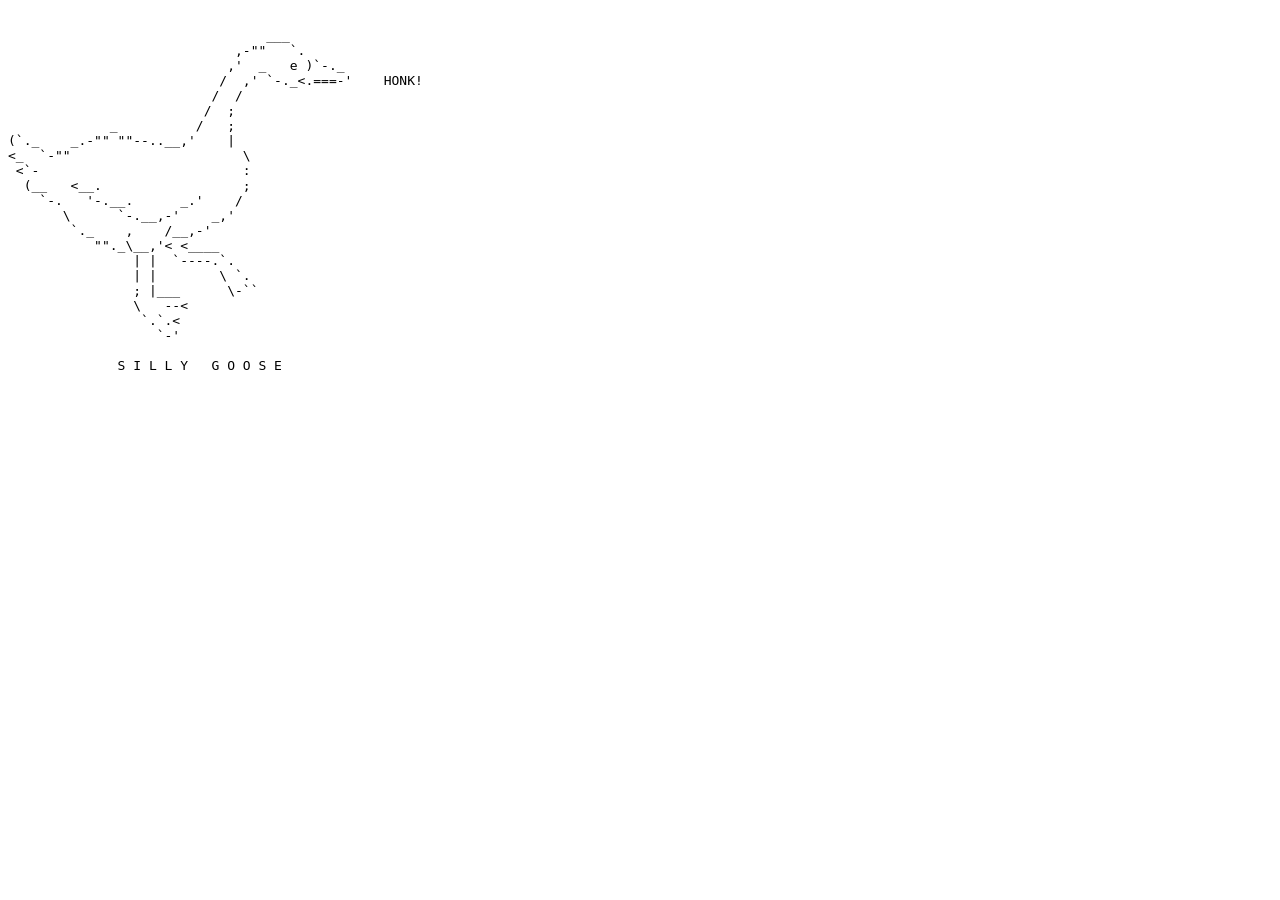
<file: week1/index.html>
<!DOCTYPE html>
<html lang="en">
<head>
    <meta charset="UTF-8">
    <meta name="viewport" content="width=device-width, initial-scale=1.0">
    <title>Silly Goose</title>
</head>
<body>
    <pre>
  
                                 ___
                             ,-""   `.
                            ,'  _   e )`-._
                           /  ,' `-._<.===-'    HONK!
                          /  /
                         /  ;
             _          /   ;
(`._    _.-"" ""--..__,'    |
<_  `-""                      \
 <`-                          :
  (__   <__.                  ;
    `-.   '-.__.      _.'    /
       \      `-.__,-'    _,'
        `._    ,    /__,-'
           ""._\__,'< <____
                | |  `----.`.
                | |        \ `.
                ; |___      \-``
                \   --<
                 `.`.<
                   `-'

              S I L L Y   G O O S E
    </pre>
</body>
</html>
</file>
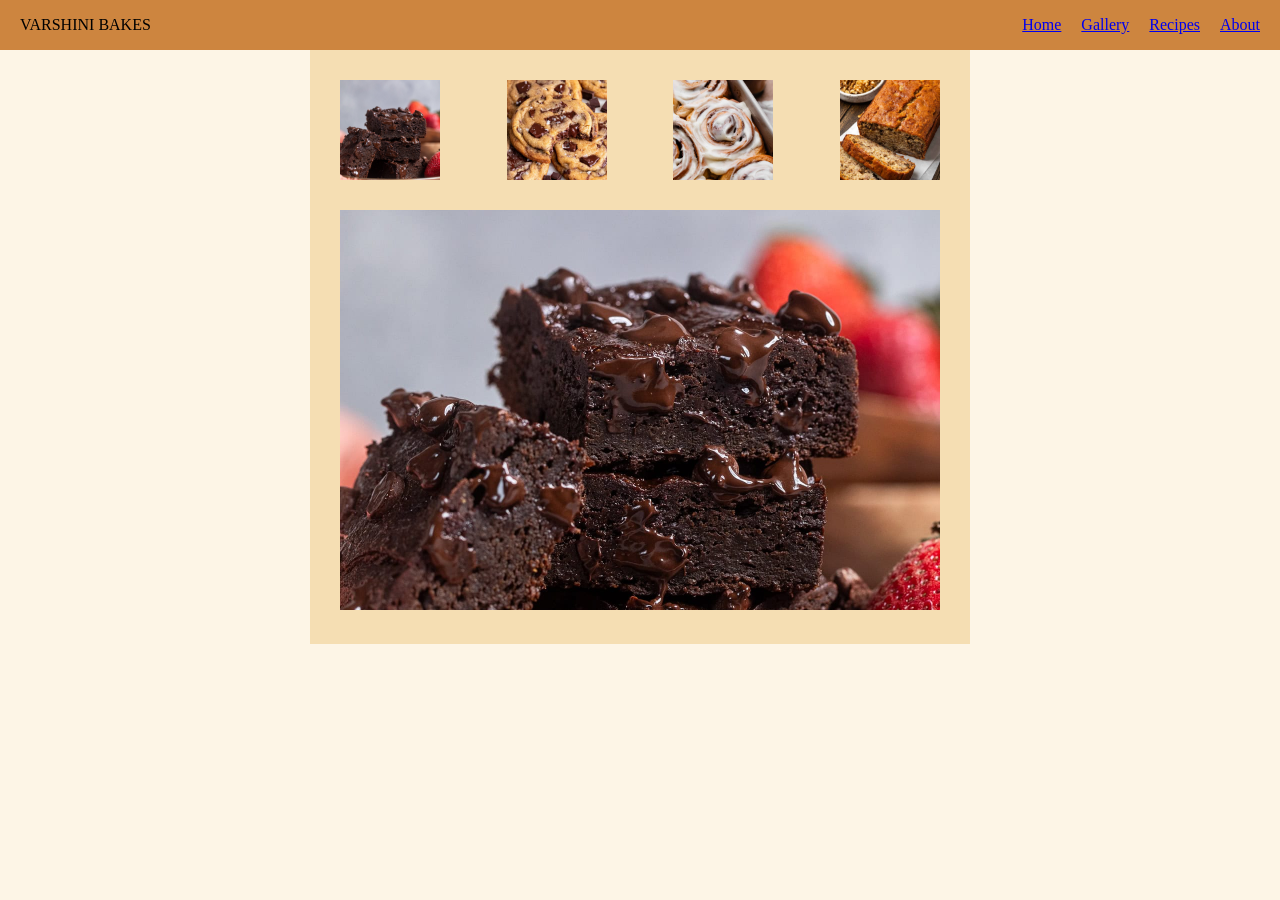
<file: week3/homework/index.html>
<!DOCTYPE html>
<html lang="en">
<head>
    <meta charset="UTF-8">
    <meta name="viewport" content="width=device-width, initial-scale=1.0">
    <link rel="stylesheet" href="style.css">
    <title>Bake Gallery</title>
</head>
<body>
    <header>
        <p id="logo">VARSHINI BAKES</p>
        <nav>
            <a href="#">Home</a>
            <a href="#">Gallery</a>
            <a href="#">Recipes</a>
            <a href="#">About</a>
        </nav>
    </header>

    <main id="gallery">
        <section id="thumbnails">
            <img src="images/bake1.jpg" alt="chocolate brownies" id="thumb1" class="thumb">
            <img src="images/bake2.jpg" alt="chocolate chip cookies" id="thumb2" class="thumb">
            <img src="images/bake3.jpg" alt="cinnamon rolls" id="thumb3" class="thumb">
            <img src="images/bake4.jpg" alt="banana bread" id="thumb4" class="thumb">
        </section>

        <section id="display">
            <img src="images/bake1.jpg" alt="chocolate brownies" id="bigImage">
        </section>
    </main>

    <script src="script.js"></script>
</body>
</html>
</file>
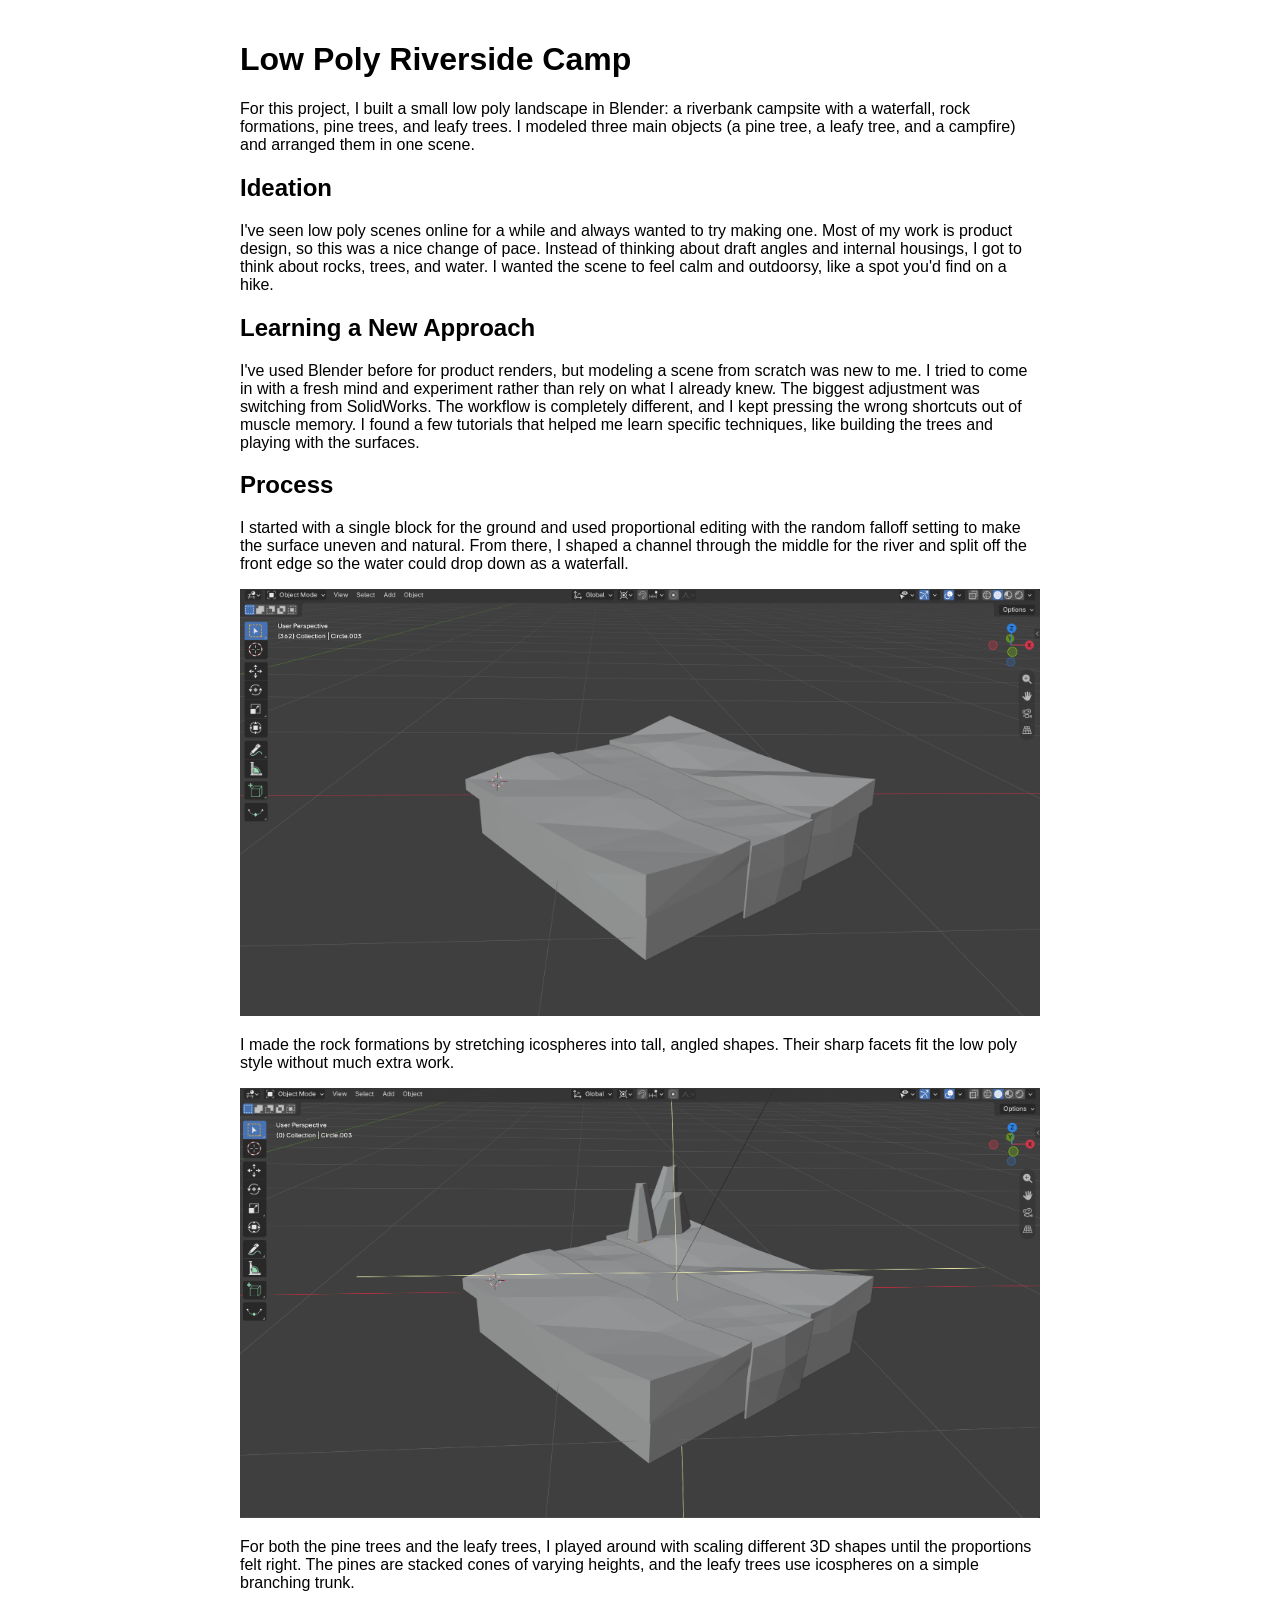
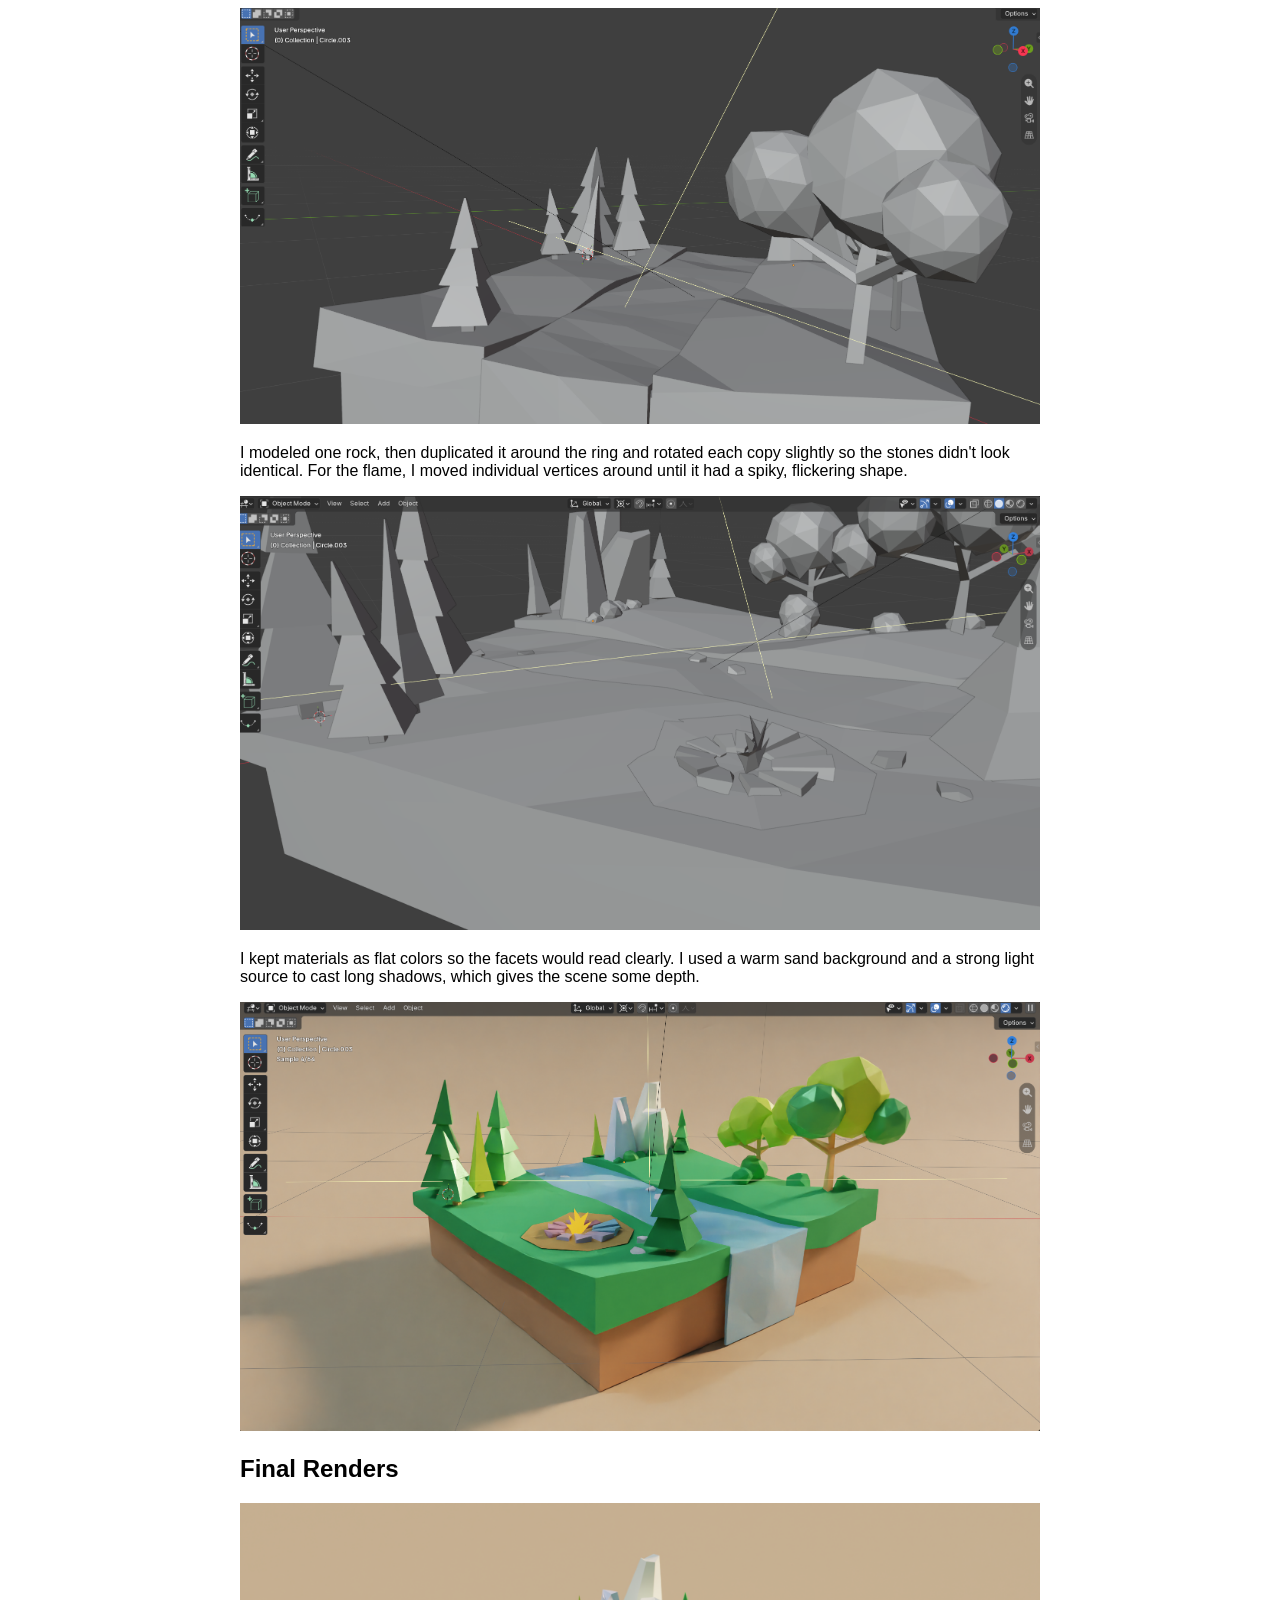
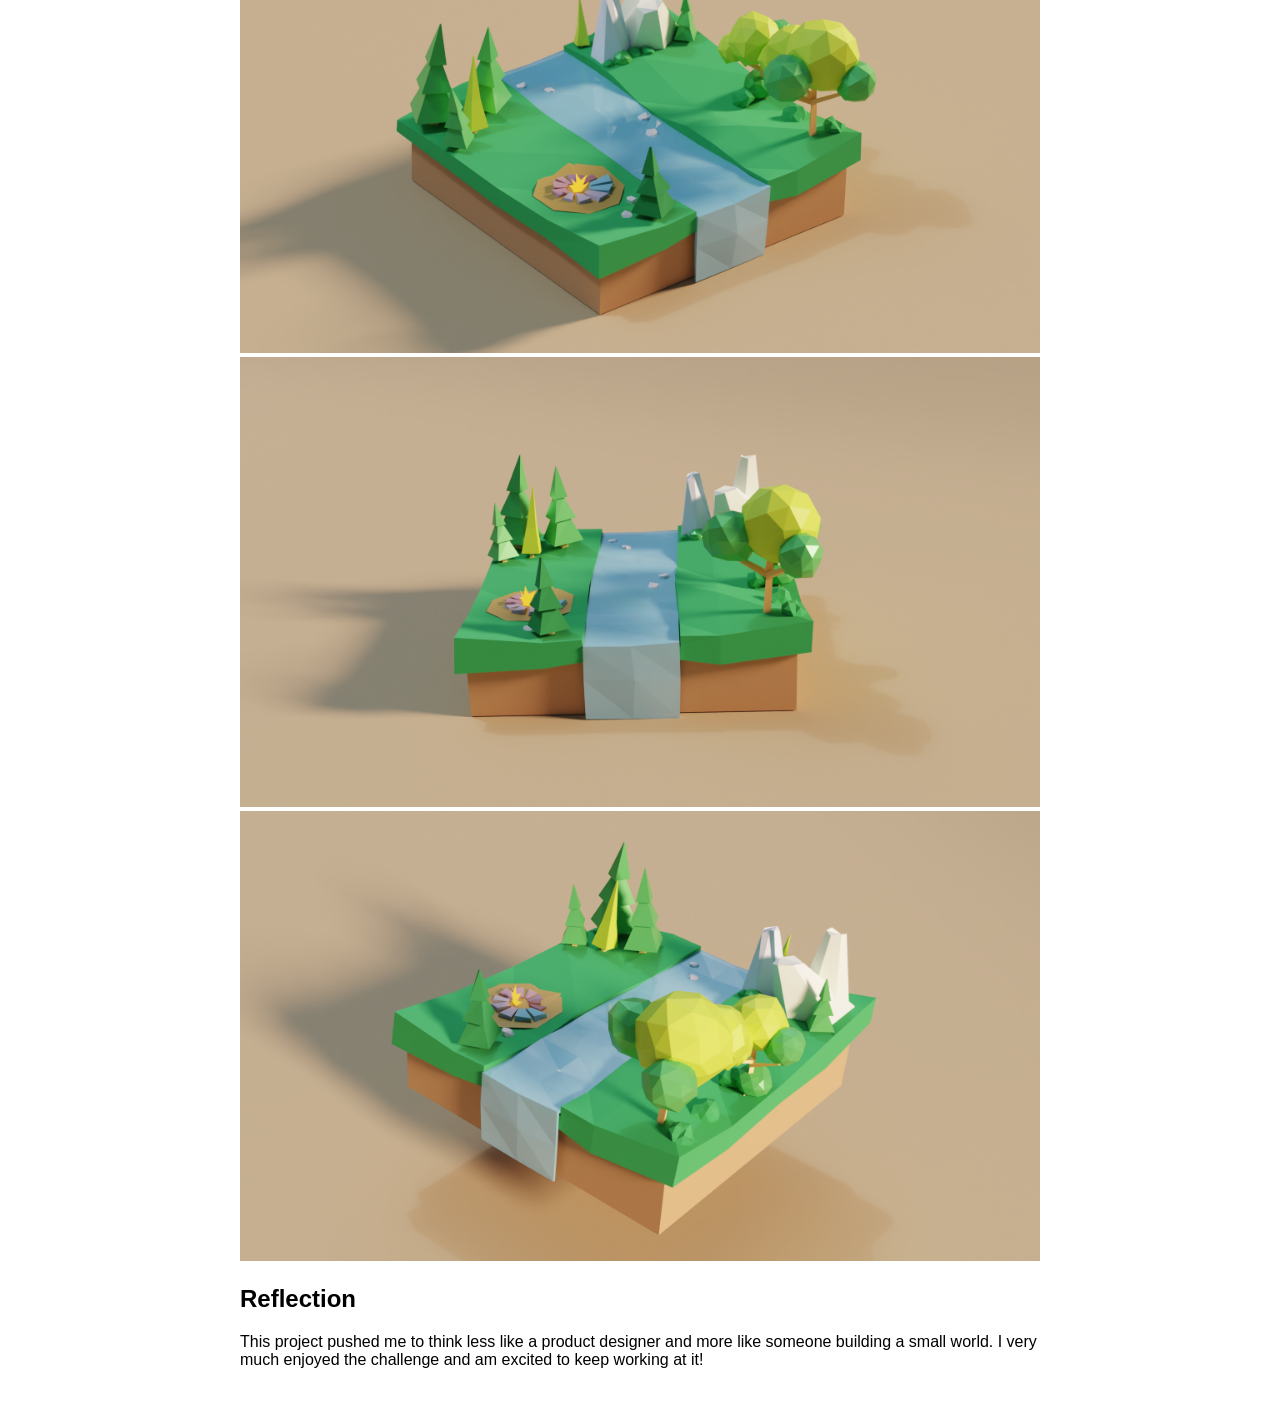
<file: week4/homework/index.html>
<!DOCTYPE html>
<html lang="en">
<head>
  <meta charset="UTF-8">
  <meta name="viewport" content="width=device-width, initial-scale=1.0">
  <title>Low Poly Riverside Camp</title>
  <style>
    body {
      font-family: sans-serif;
      max-width: 800px;
      margin: 0 auto;
      padding: 20px;
    }
    img {
      width: 100%;
    }
  </style>
</head>
<body>

  <h1>Low Poly Riverside Camp</h1>
  <p>For this project, I built a small low poly landscape in Blender: a riverbank campsite with a waterfall, rock formations, pine trees, and leafy trees. I modeled three main objects (a pine tree, a leafy tree, and a campfire) and arranged them in one scene.</p>

  <h2>Ideation</h2>
  <p>I've seen low poly scenes online for a while and always wanted to try making one. Most of my work is product design, so this was a nice change of pace. Instead of thinking about draft angles and internal housings, I got to think about rocks, trees, and water. I wanted the scene to feel calm and outdoorsy, like a spot you'd find on a hike.</p>
  <h2>Learning a New Approach</h2>
  <p>I've used Blender before for product renders, but modeling a scene from scratch was new to me. I tried to come in with a fresh mind and experiment rather than rely on what I already knew. The biggest adjustment was switching from SolidWorks. The workflow is completely different, and I kept pressing the wrong shortcuts out of muscle memory. I found a few tutorials that helped me learn specific techniques, like building the trees and playing with the surfaces.</p>

  <h2>Process</h2>
  <p>I started with a single block for the ground and used proportional editing with the random falloff setting to make the surface uneven and natural. From there, I shaped a channel through the middle for the river and split off the front edge so the water could drop down as a waterfall.</p>
  <img src="images/process-terrain.png">

  <p>I made the rock formations by stretching icospheres into tall, angled shapes. Their sharp facets fit the low poly style without much extra work.</p>
  <img src="images/process-rocks.png">

  <p>For both the pine trees and the leafy trees, I played around with scaling different 3D shapes until the proportions felt right. The pines are stacked cones of varying heights, and the leafy trees use icospheres on a simple branching trunk.</p>
  <img src="images/process-trees.png">

  <p>I modeled one rock, then duplicated it around the ring and rotated each copy slightly so the stones didn't look identical. For the flame, I moved individual vertices around until it had a spiky, flickering shape.</p>
  <img src="images/process-campfire.png">

  <p>I kept materials as flat colors so the facets would read clearly. I used a warm sand background and a strong light source to cast long shadows, which gives the scene some depth.</p>
  <img src="images/process-color.png">

  <h2>Final Renders</h2>
  <img src="images/render-1.png">
  <img src="images/render-2.png">
  <img src="images/render-3.png">

  <h2>Reflection</h2>
  <p>This project pushed me to think less like a product designer and more like someone building a small world. I very much enjoyed the challenge and am excited to keep working at it! </p>

</body>
</html>
</file>
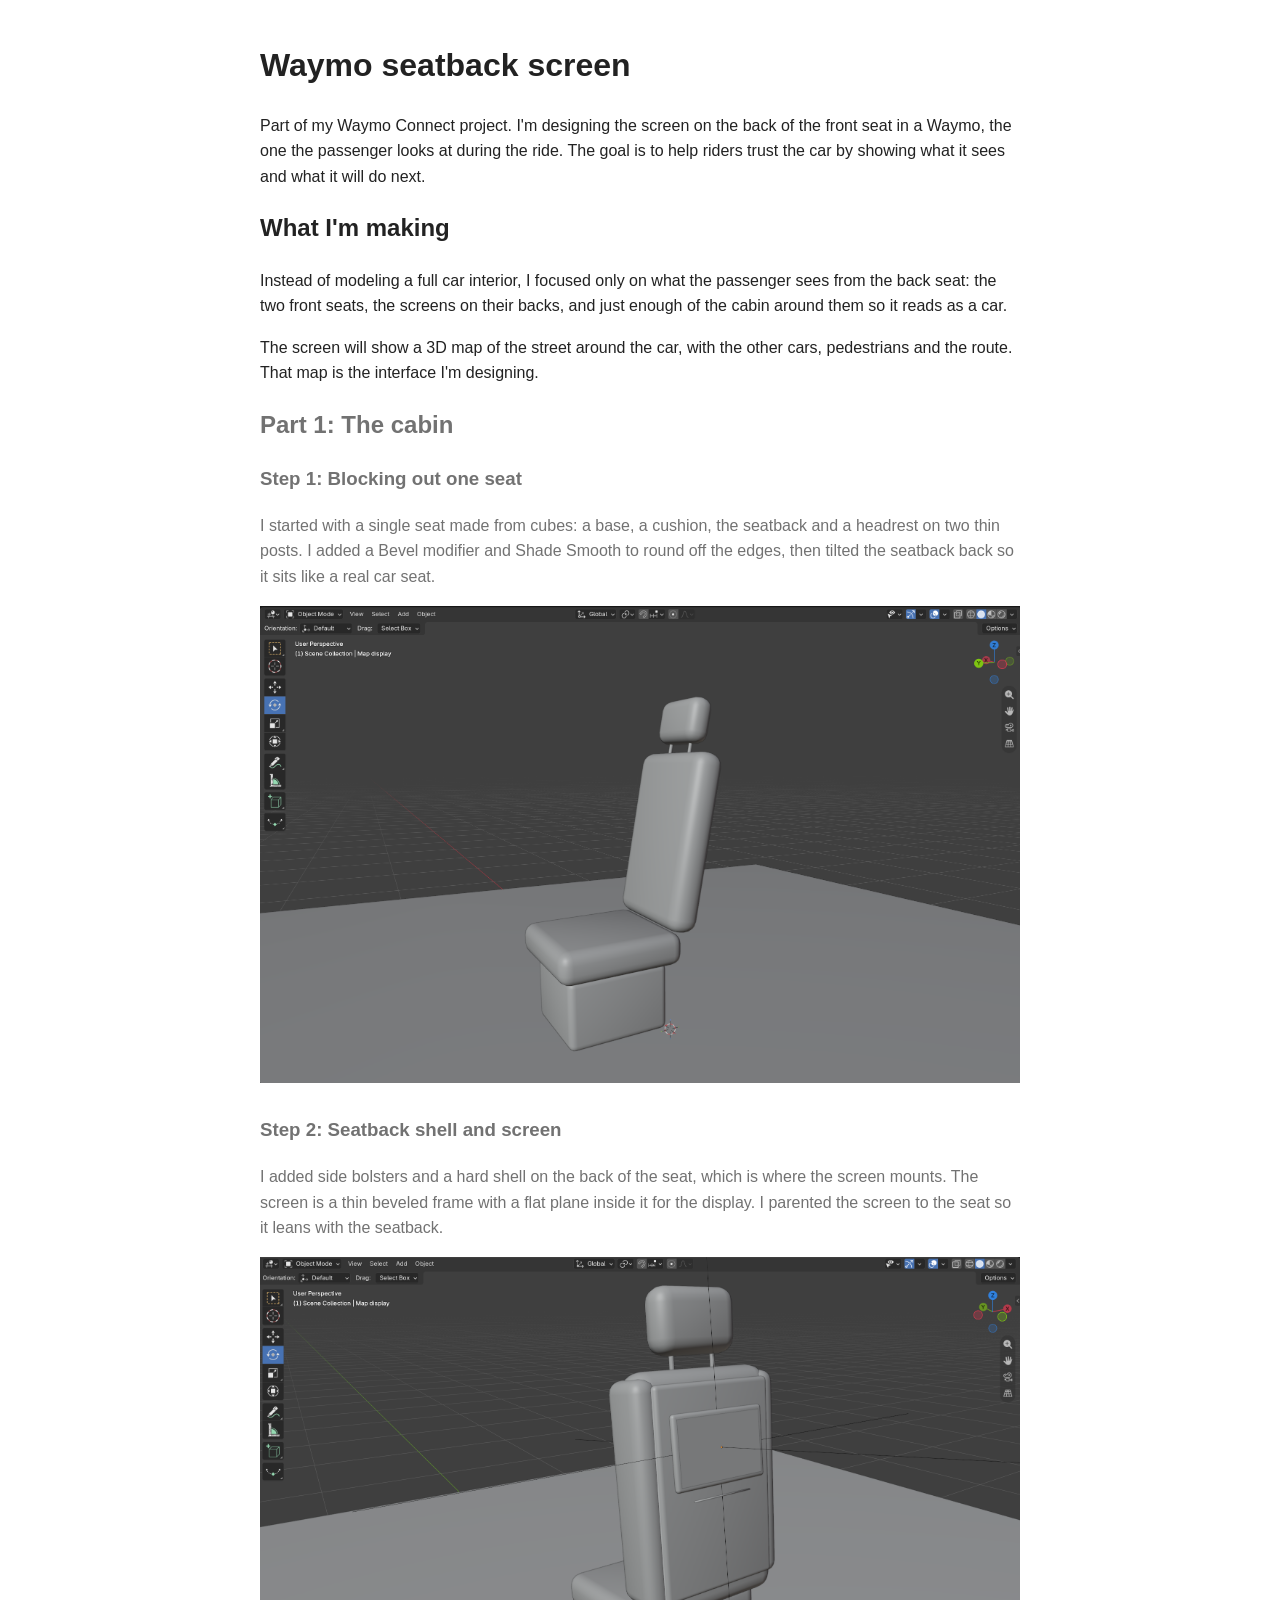
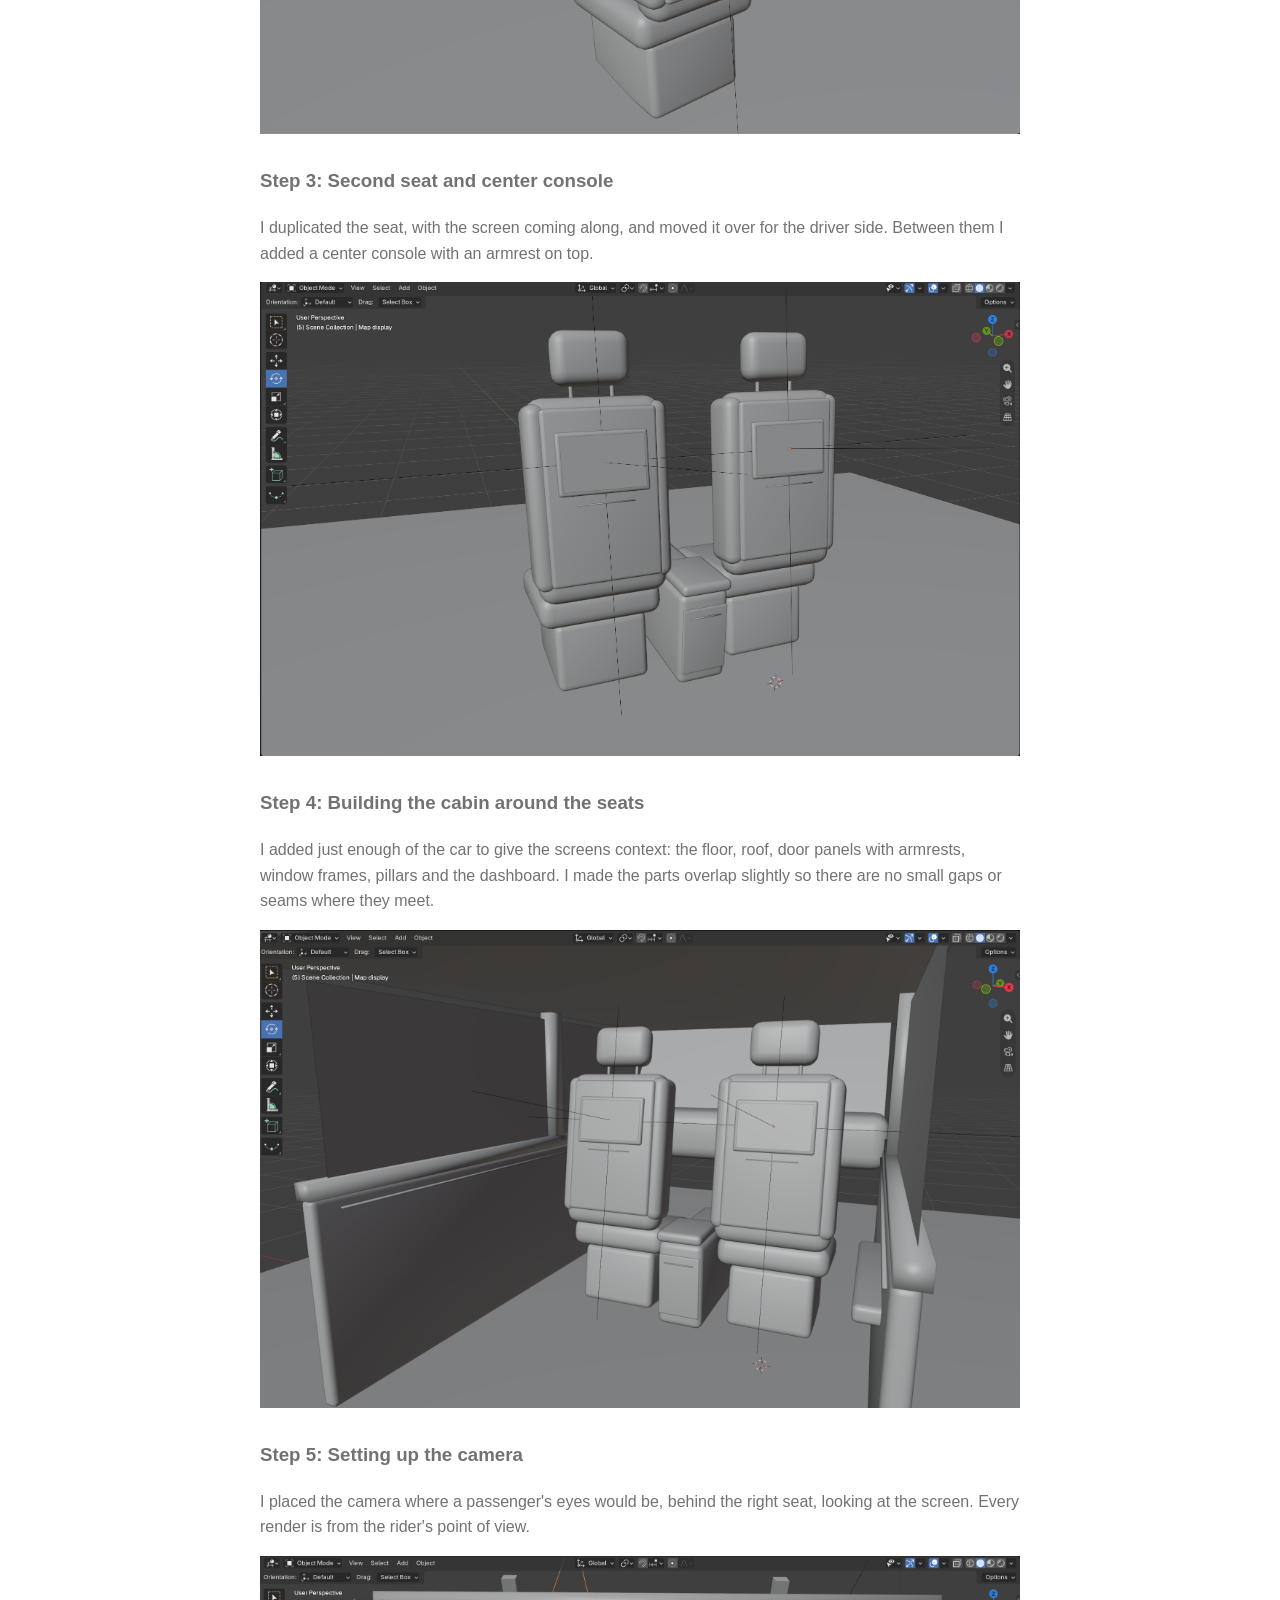
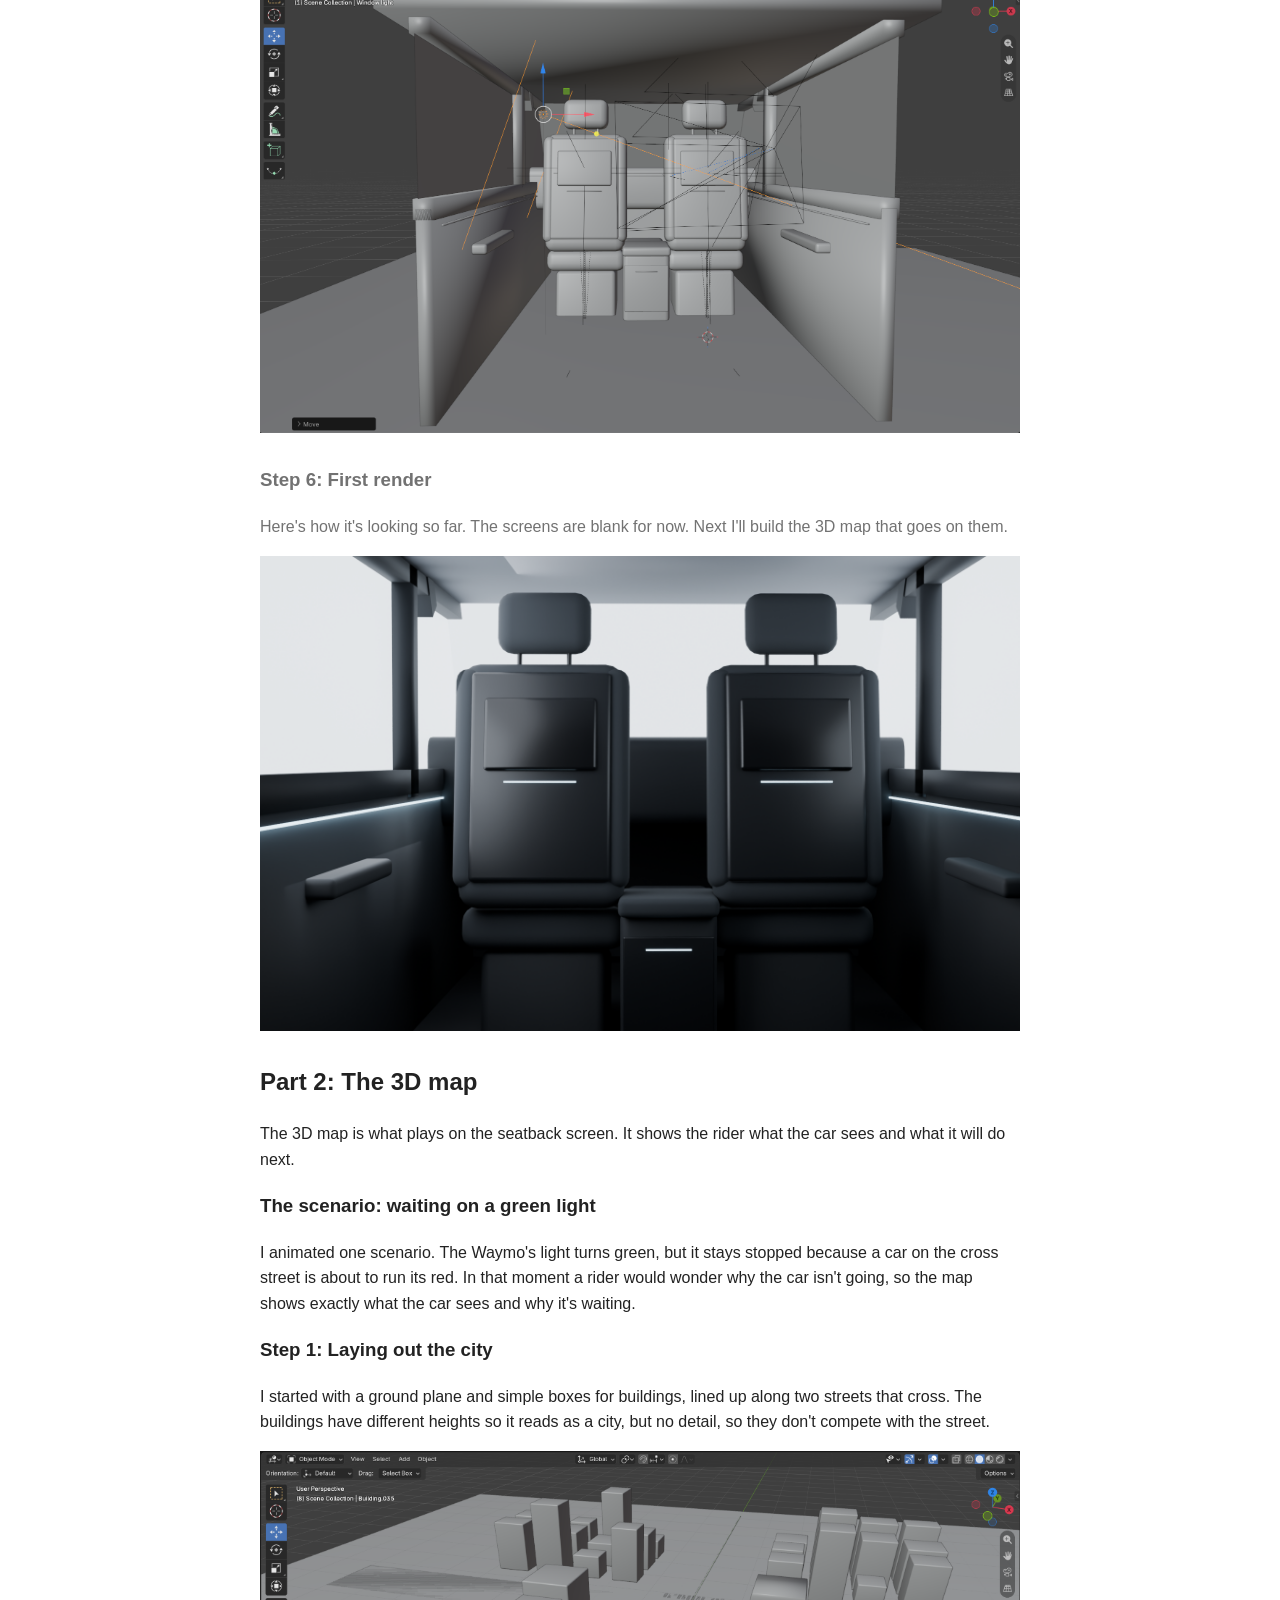
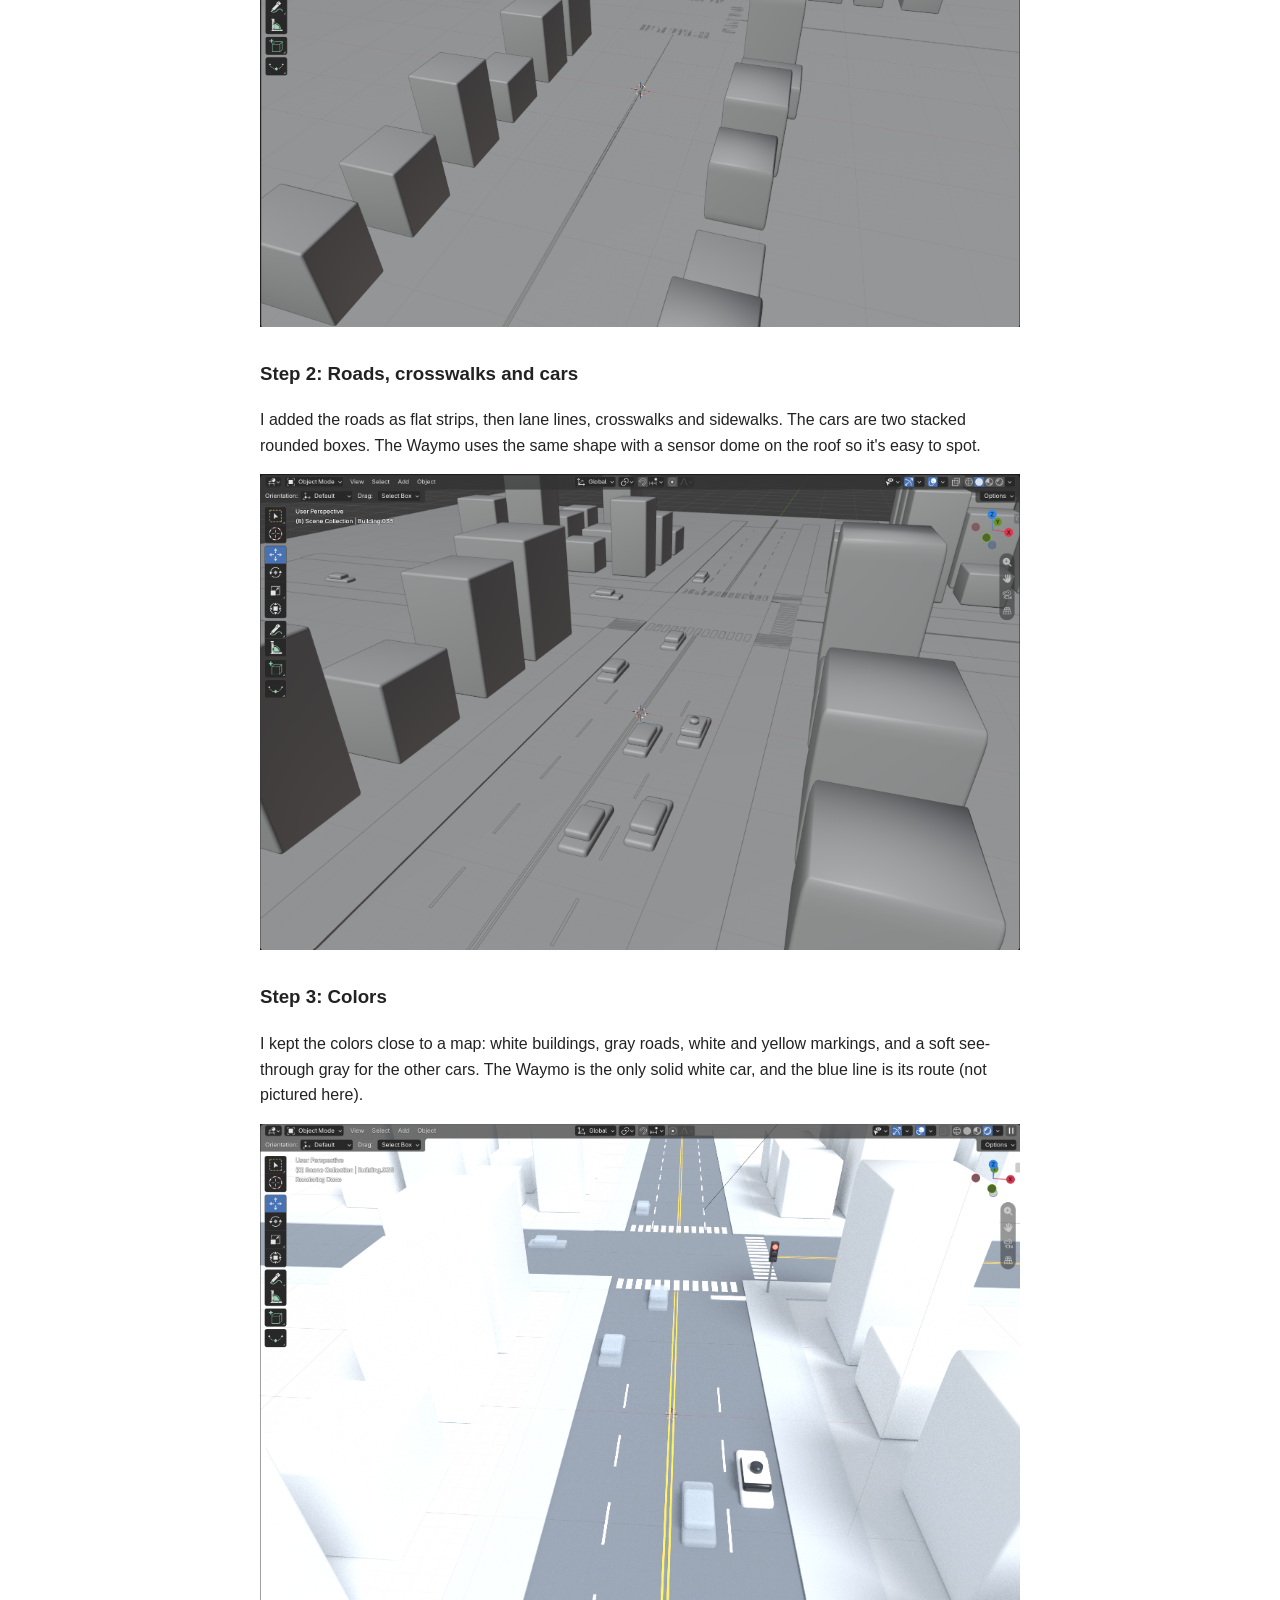
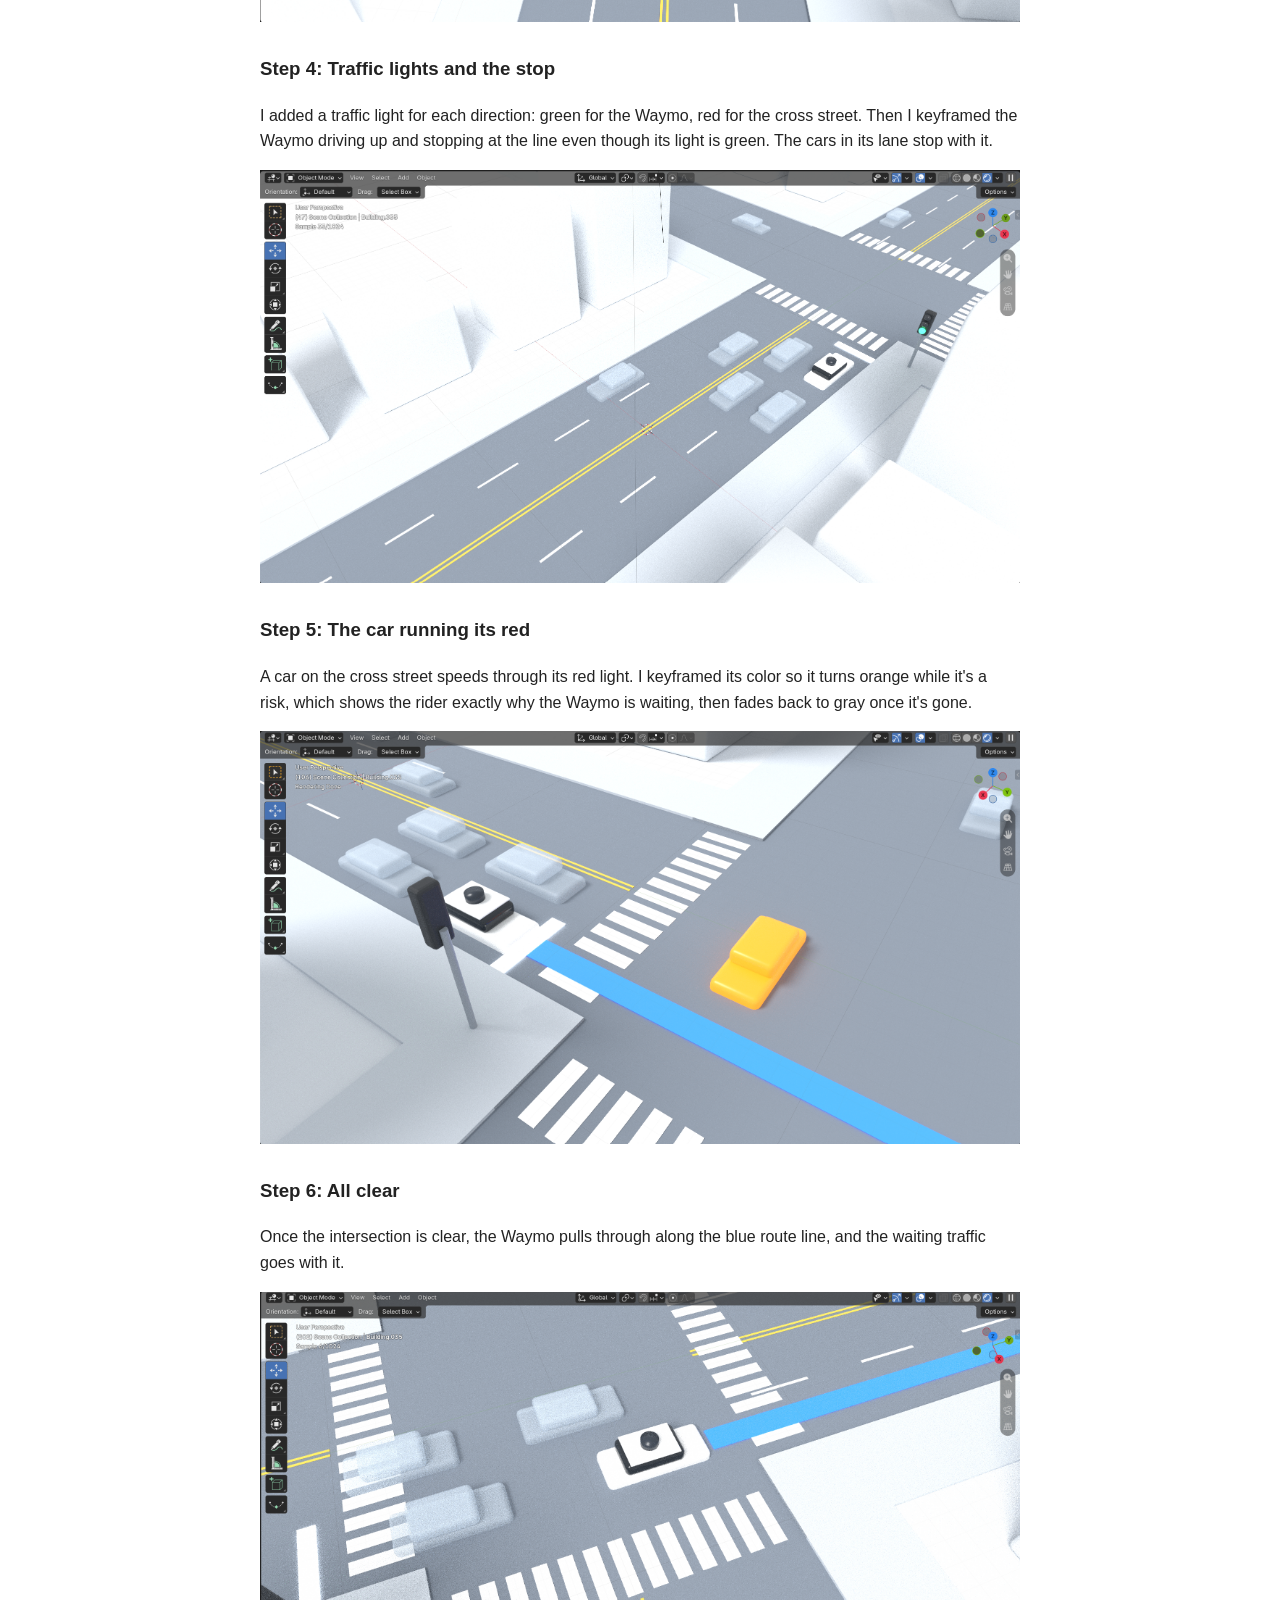
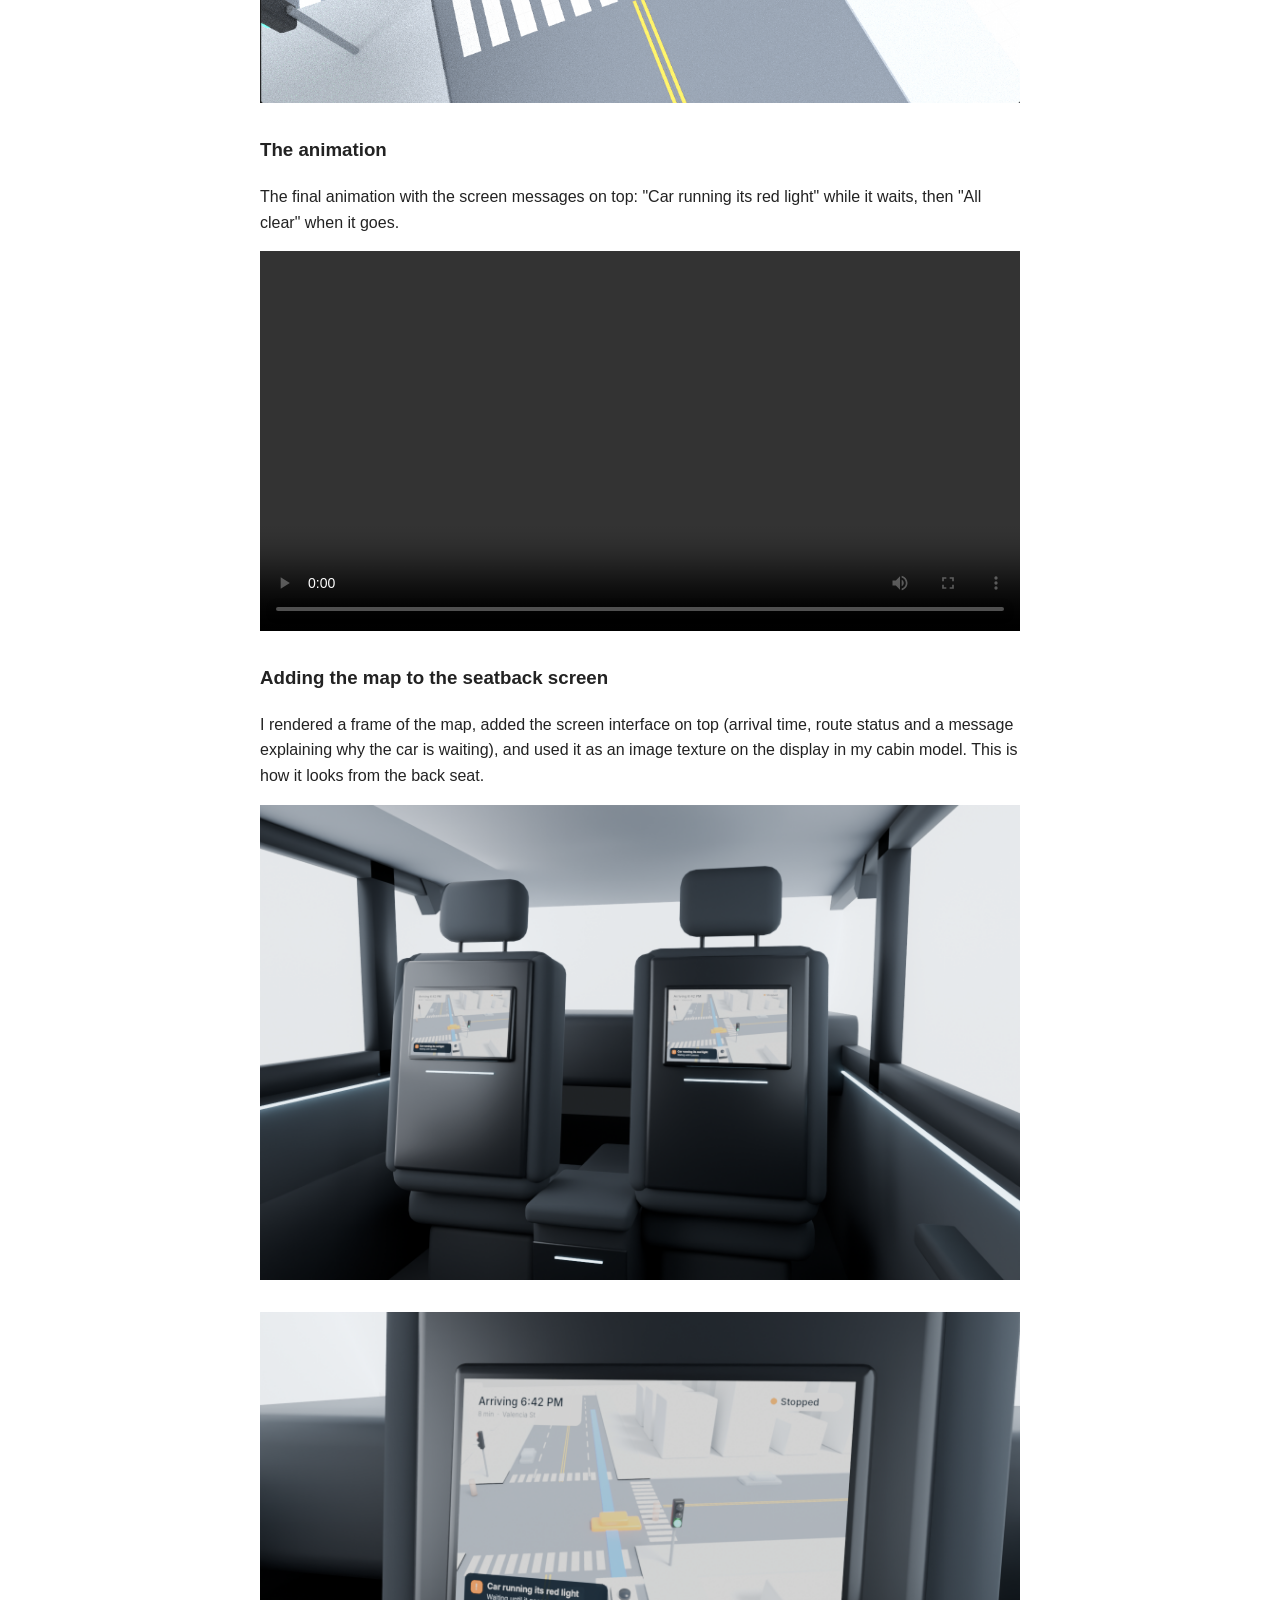
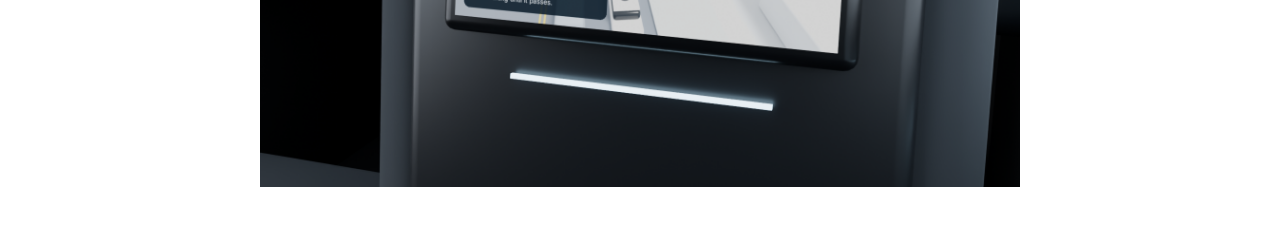
<file: week5/homework/index.html>
<!doctype html>
<html lang="en">
<head>
<meta charset="utf-8">
<meta name="viewport" content="width=device-width, initial-scale=1">
<title>Waymo Seatback Screen</title>
<style>
  body { max-width: 760px; margin: 40px auto; padding: 0 20px; font-family: Helvetica, Arial, sans-serif; line-height: 1.6; color: #222; background: #fff; }
  img, video { width: 100%; display: block; margin: 12px 0 32px; }
  .old { color: #727272; }
</style>
</head>
<body>

<h1>Waymo seatback screen</h1>
<p>Part of my Waymo Connect project. I'm designing the screen on the back of the front seat in a Waymo, the one the passenger looks at during the ride. The goal is to help riders trust the car by showing what it sees and what it will do next.</p>

<h2>What I'm making</h2>
<p>Instead of modeling a full car interior, I focused only on what the passenger sees from the back seat: the two front seats, the screens on their backs, and just enough of the cabin around them so it reads as a car.</p>
<p>The screen will show a 3D map of the street around the car, with the other cars, pedestrians and the route. That map is the interface I'm designing.</p>

<div class="old">
<h2>Part 1: The cabin</h2>

<h3>Step 1: Blocking out one seat</h3>
<p>I started with a single seat made from cubes: a base, a cushion, the seatback and a headrest on two thin posts. I added a Bevel modifier and Shade Smooth to round off the edges, then tilted the seatback back so it sits like a real car seat.</p>
<img src="images/car_interior_1.png" alt="Single seat blocked out with rounded cubes">

<h3>Step 2: Seatback shell and screen</h3>
<p>I added side bolsters and a hard shell on the back of the seat, which is where the screen mounts. The screen is a thin beveled frame with a flat plane inside it for the display. I parented the screen to the seat so it leans with the seatback.</p>
<img src="images/car_interior_2.png" alt="Seat with a back shell and a screen">

<h3>Step 3: Second seat and center console</h3>
<p>I duplicated the seat, with the screen coming along, and moved it over for the driver side. Between them I added a center console with an armrest on top.</p>
<img src="images/car_interior_3.png" alt="Two seats with screens and a center console between them">

<h3>Step 4: Building the cabin around the seats</h3>
<p>I added just enough of the car to give the screens context: the floor, roof, door panels with armrests, window frames, pillars and the dashboard. I made the parts overlap slightly so there are no small gaps or seams where they meet.</p>
<img src="images/car_interior_4.png" alt="Cabin walls, door panel and roof around the seats">

<h3>Step 5: Setting up the camera</h3>
<p>I placed the camera where a passenger's eyes would be, behind the right seat, looking at the screen. Every render is from the rider's point of view.</p>
<img src="images/car_interior_5.png" alt="Full cabin in the viewport with the camera visible">

<h3>Step 6: First render</h3>
<p>Here's how it's looking so far. The screens are blank for now. Next I'll build the 3D map that goes on them.</p>
<img src="images/car_interior_render.png" alt="Rendered rear cabin from the passenger's point of view">

</div>

<h2>Part 2: The 3D map</h2>
<p>The 3D map is what plays on the seatback screen. It shows the rider what the car sees and what it will do next.</p>

<h3>The scenario: waiting on a green light</h3>
<p>I animated one scenario. The Waymo's light turns green, but it stays stopped because a car on the cross street is about to run its red. In that moment a rider would wonder why the car isn't going, so the map shows exactly what the car sees and why it's waiting.</p>

<h3>Step 1: Laying out the city</h3>
<p>I started with a ground plane and simple boxes for buildings, lined up along two streets that cross. The buildings have different heights so it reads as a city, but no detail, so they don't compete with the street.</p>
<img src="images/waymo__greenlt_1.png">

<h3>Step 2: Roads, crosswalks and cars</h3>
<p>I added the roads as flat strips, then lane lines, crosswalks and sidewalks. The cars are two stacked rounded boxes. The Waymo uses the same shape with a sensor dome on the roof so it's easy to spot.</p>
<img src="images/waymo__greenlt_2.png">

<h3>Step 3: Colors</h3>
<p>I kept the colors close to a map: white buildings, gray roads, white and yellow markings, and a soft see-through gray for the other cars. The Waymo is the only solid white car, and the blue line is its route (not pictured here).</p>
<img src="images/waymo__greenlt_3.png">

<h3>Step 4: Traffic lights and the stop</h3>
<p>I added a traffic light for each direction: green for the Waymo, red for the cross street. Then I keyframed the Waymo driving up and stopping at the line even though its light is green. The cars in its lane stop with it.</p>
<img src="images/waymo__greenlt_4.png" alt="Waymo stopped at the intersection with a green light">

<h3>Step 5: The car running its red</h3>
<p>A car on the cross street speeds through its red light. I keyframed its color so it turns orange while it's a risk, which shows the rider exactly why the Waymo is waiting, then fades back to gray once it's gone.</p>
<img src="images/waymo__greenlt_5.png">

<h3>Step 6: All clear</h3>
<p>Once the intersection is clear, the Waymo pulls through along the blue route line, and the waiting traffic goes with it.</p>
<img src="images/waymo__greenlt_6.png">

<h3>The animation</h3>
<p>The final animation with the screen messages on top: "Car running its red light" while it waits, then "All clear" when it goes.</p>
<video src="images/waymo_greenlight (2).mp4" controls></video>

<h3>Adding the map to the seatback screen</h3>
<p>I rendered a frame of the map, added the screen interface on top (arrival time, route status and a message explaining why the car is waiting), and used it as an image texture on the display in my cabin model. This is how it looks from the back seat.</p>
<img src="images/screen_incontext.png">
<img src="images/screen_incontext_closeup.png">

</body>
</html>
</file>
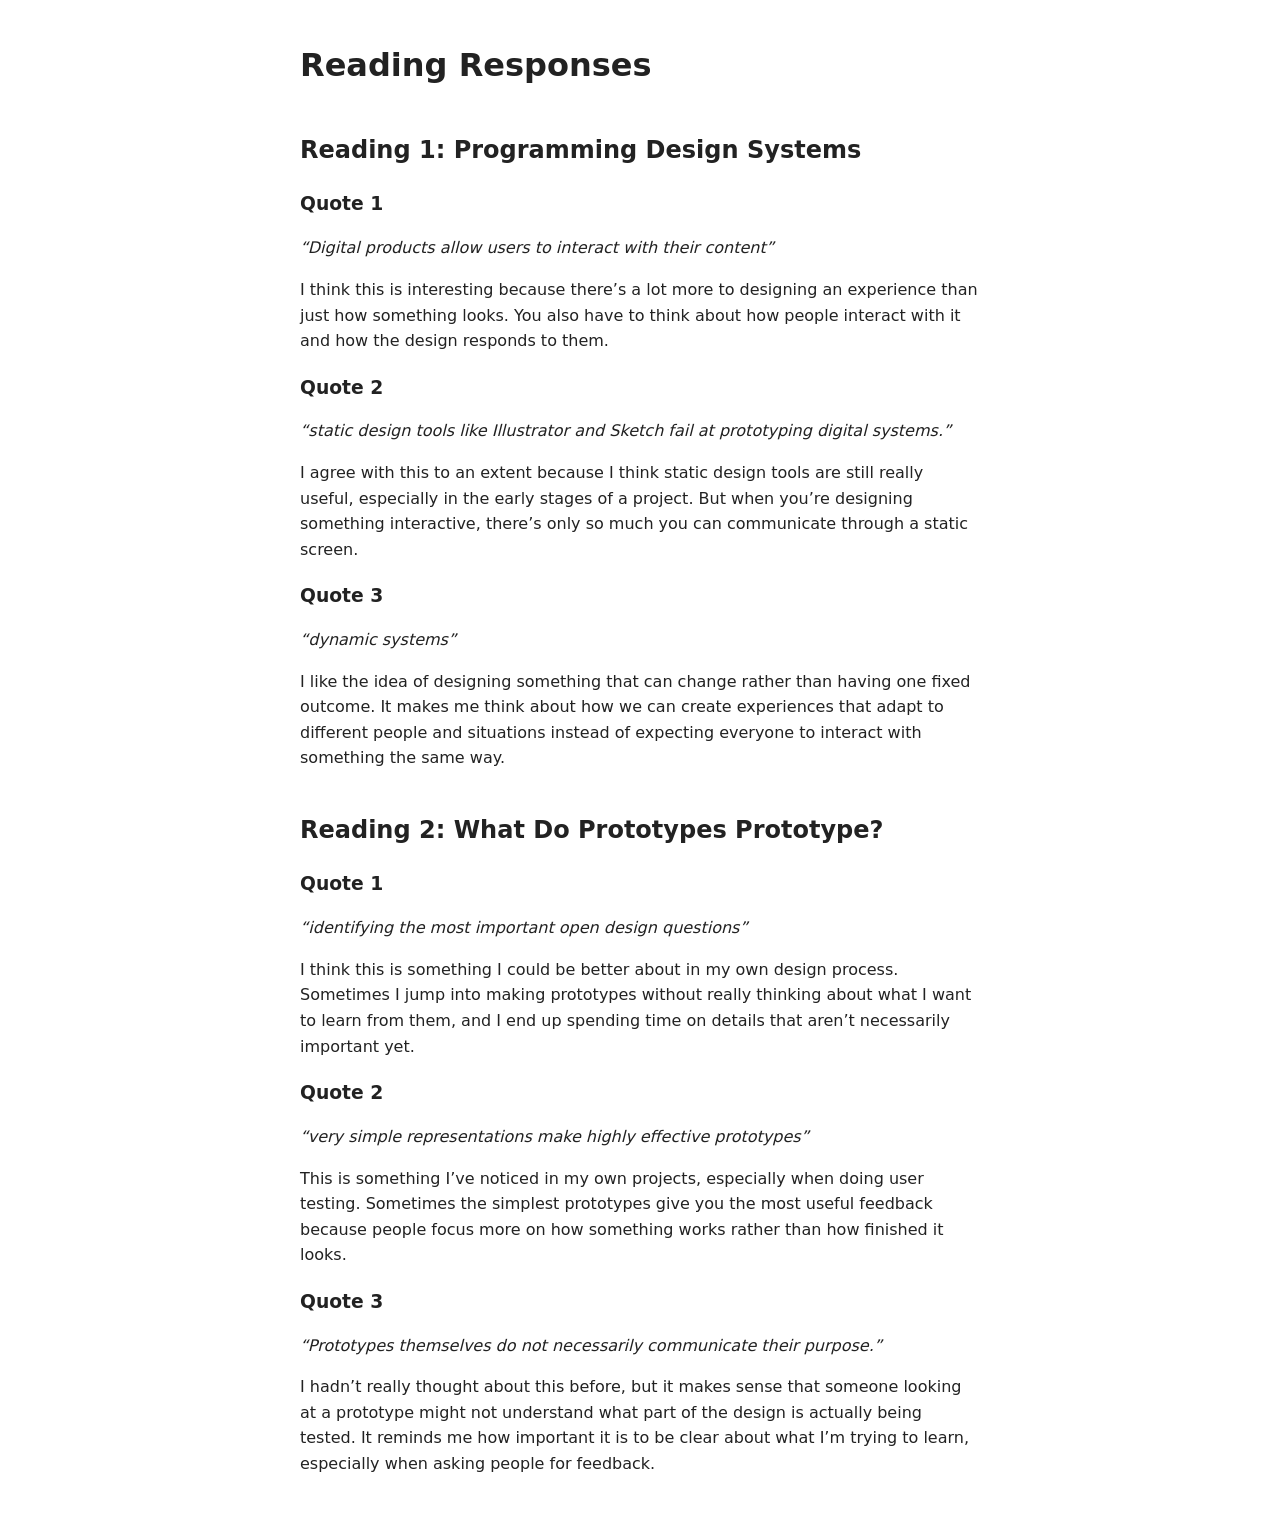
<file: week6/homework/index.html>
<!doctype html>
<html lang="en">
<head>
<meta charset="utf-8">
<meta name="viewport" content="width=device-width, initial-scale=1">
<title>Reading Responses</title>
<style>
  body {
    max-width: 680px;
    margin: 40px auto;
    padding: 0 16px;
    font-family: system-ui, sans-serif;
    line-height: 1.6;
    color: #222;
    background: #fff;
  }
  h2 { margin-top: 40px; }
  h3 { margin-bottom: 4px; }
</style>
</head>
<body>

<h1>Reading Responses</h1>

<h2>Reading 1: Programming Design Systems</h2>

<h3>Quote 1</h3>
<p><em>“Digital products allow users to interact with their content”</em></p>
<p>I think this is interesting because there’s a lot more to designing an experience than just how something looks. You also have to think about how people interact with it and how the design responds to them.</p>

<h3>Quote 2</h3>
<p><em>“static design tools like Illustrator and Sketch fail at prototyping digital systems.”</em></p>
<p>I agree with this to an extent because I think static design tools are still really useful, especially in the early stages of a project. But when you’re designing something interactive, there’s only so much you can communicate through a static screen.</p>

<h3>Quote 3</h3>
<p><em>“dynamic systems”</em></p>
<p>I like the idea of designing something that can change rather than having one fixed outcome. It makes me think about how we can create experiences that adapt to different people and situations instead of expecting everyone to interact with something the same way.</p>

<h2>Reading 2: What Do Prototypes Prototype?</h2>

<h3>Quote 1</h3>
<p><em>“identifying the most important open design questions”</em></p>
<p>I think this is something I could be better about in my own design process. Sometimes I jump into making prototypes without really thinking about what I want to learn from them, and I end up spending time on details that aren’t necessarily important yet.</p>

<h3>Quote 2</h3>
<p><em>“very simple representations make highly effective prototypes”</em></p>
<p>This is something I’ve noticed in my own projects, especially when doing user testing. Sometimes the simplest prototypes give you the most useful feedback because people focus more on how something works rather than how finished it looks.</p>

<h3>Quote 3</h3>
<p><em>“Prototypes themselves do not necessarily communicate their purpose.”</em></p>
<p>I hadn’t really thought about this before, but it makes sense that someone looking at a prototype might not understand what part of the design is actually being tested. It reminds me how important it is to be clear about what I’m trying to learn, especially when asking people for feedback.</p>

</body>
</html>
</file>
<file: week3/homework/style.css>
html, body {
    height: 100vh;
    margin: 0;
    background-color: oldlace;
}

header{
    height: 50px;
    background-color: peru;

    display: flex;
    align-items: center;
    justify-content: space-between;

    padding-left: 20px;
    padding-right: 20px;
}

nav{
    display: flex;
    gap: 20px;
}

main{
    width: 600px;
    margin: auto;
    background-color: wheat;
    padding: 30px;
}

#thumbnails {
    display: flex;
    justify-content: space-between;
    margin-bottom: 30px;
}

#thumbnails img {
    width: 100px;
    height: 100px;
    object-fit: cover;
}

#bigImage {
    width: 100%;
    height: 400px;
    object-fit: cover;
}
</file>
